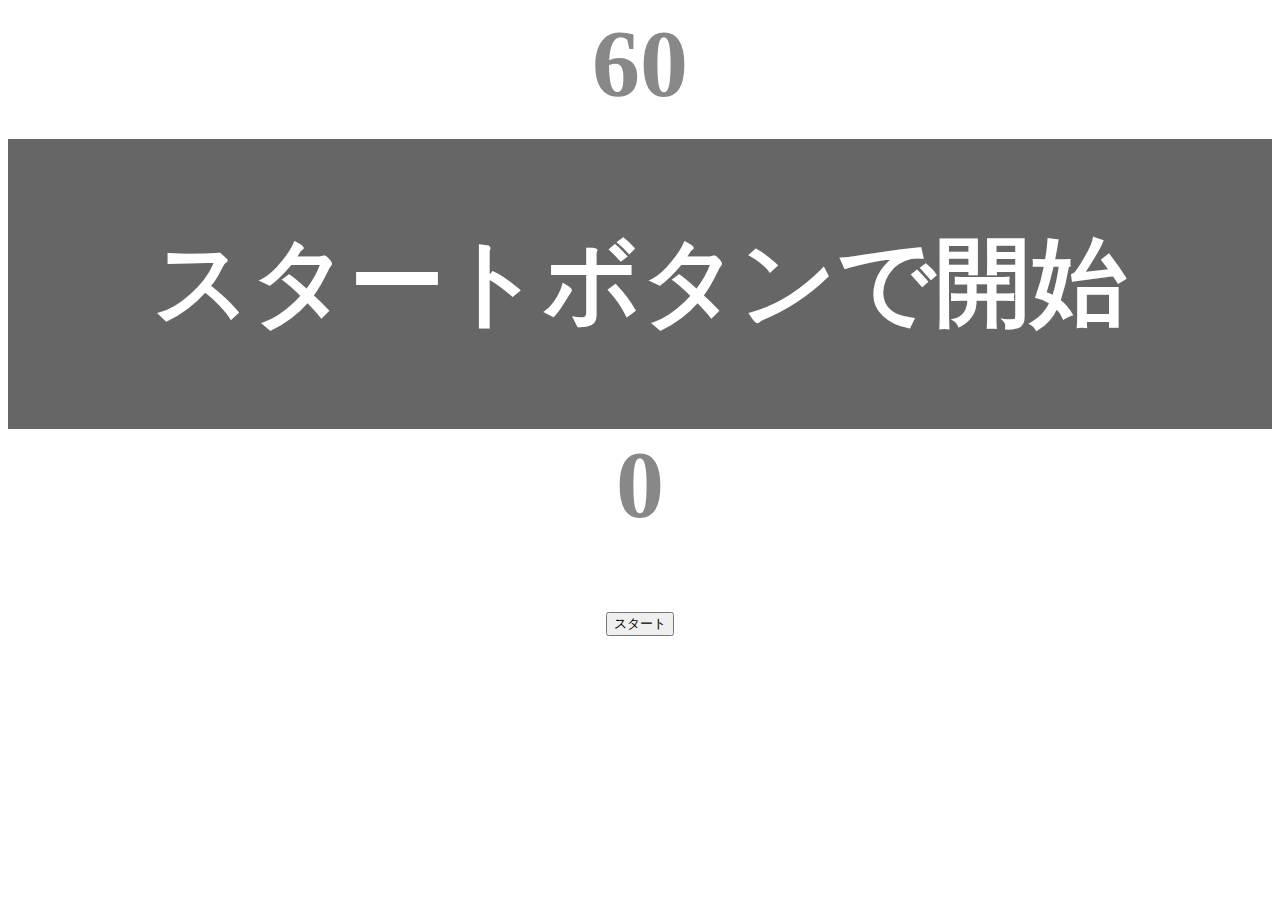
<file: kadai_001/index.html>
<!DOCTYPE html>
<html lang="ja">
  <head>
    <title>タイピングゲーム</title>
    <meta charset="UTF-8">
    <meta name="description" content="【JavaScript応用編】簡単なタイピングゲームです。">
    <meta name="viewport" content="width=device-width, initial-scale=1.0">
    <link rel="stylesheet" href="style.css">
  </head>
  <body>
    <p id="count" class="count">60</p>
    <div id="wrap" class="wrap">
      <span id="typed" class="typed"></span><span id="untyped"></span>
    </div>
    <p id="count2" class="count2">0</p>
    <button id="start">スタート</button>
    <script type="text/javascript" src="main.js"></script>
  </body>
</html>
</file>
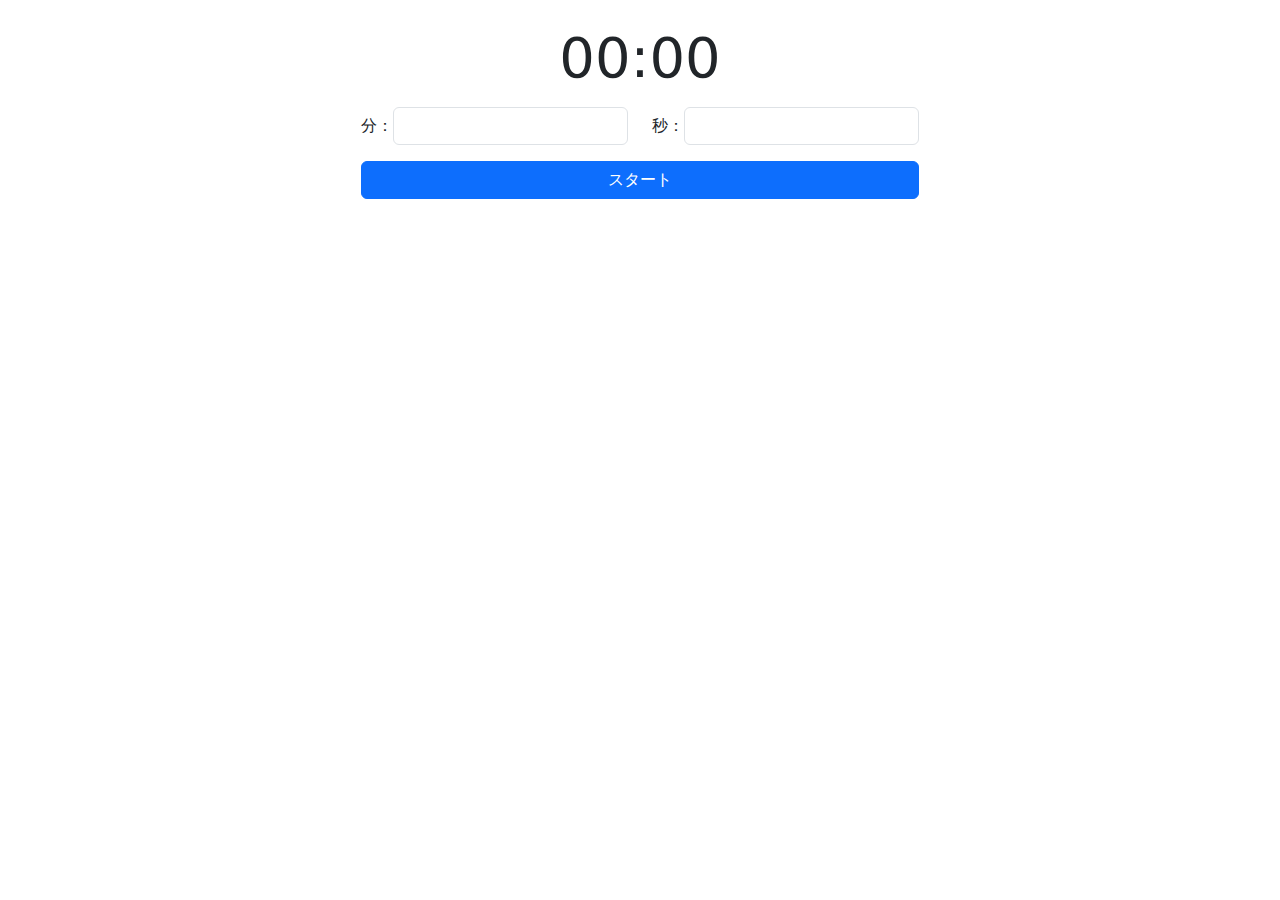
<file: kadai_debug_javascript/index.html>
<!DOCTYPE html>
<html lang="ja">

<head>
    <meta charset="UTF-8">
    <meta name="viewport" content="width=device-width, initial-scale=1.0">
    <title>タイマーアプリ</title>
    <link rel="stylesheet" href="https://cdn.jsdelivr.net/npm/bootstrap@5.3.0/dist/css/bootstrap.min.css">
    <style>
        .hidden {
            display: none;
        }
    </style>
</head>

<body class="container my-4 d-flex justify-content-center">
    <div class="text-center col-12 col-md-6">

        <!-- タイマー表示部分 -->
        <div>
            <span id="timer" class="display-4">00:00</span>
        </div>

        <!-- 入力フォーム -->
        <div id="inputForm" class="mt-3 hidden">
            <div class="row justify-content-center">
                <div class="col-6 d-flex align-items-center">
                    分：<input type="number" id="minutes" class="form-control" oninput="updateTimer()" min="0">
                </div>
                <div class="col-6 d-flex align-items-center">
                    秒：<input type="number" id="seconds" class="form-control" oninput="updateTimer()" min="0">
                </div>
            </div>
            <!-- エラーメッセージ -->
            <span id="error" class="hidden text-danger"></span>
        </div>

        <!-- ボタン -->
        <div class="mt-3">
            <button id="start" class="btn btn-primary mb-3 hidden w-100" onclick="startCountdown()">スタート</button>
            <div class="row justify-content-center">
                <div class="col-6">
                    <button id="pause" class="btn btn-info mb-3 hidden w-100" onclick="pauseCountdown()">一時停止</button>
                    <button id="resume" class="btn btn-info mb-3 hidden w-100" onclick="resumeCountdown()">再開</button>
                </div>
                <div class="col-6">
                    <button id="reset" class="btn btn-info mb-3 hidden w-100" onclick="resetCountdown()">リセット</i></button>
                </div>
            </div>
            <button id="setTime" class="btn btn-secondary mb-3 hidden w-100" onclick="setTimeMode()">設定</button>
            <button id="alertStop" class="btn btn-danger mt-5 hidden w-100 btn-lg rounded-pill" onclick="stopAlert()">アラート停止</button>
        </div>
    </div>

    <script>
        let countdownInterval;
        let alertInterval;
        let isPaused;

        // 入力フォームの値をタイマーに表示する関数
        function updateTimer() {
            let minutes = document.getElementById('minutes').value || 0;
            let seconds = document.getElementById('seconds').value || 0;

            // 入力フォームの値をチェック
            if (minutes < 0 || seconds < 0) {
                document.getElementById('error').innerText = "マイナスは入力できません";
                document.getElementById('error').classList.remove('hidden');
                return;
            }

            document.getElementById('error').classList.add('hidden');
            document.getElementById('timer').innerText = `${String(minutes).padStart(2, '0')}:${String(seconds).padStart(2, '0')}`;
        }

        // カウントダウンを開始する関数
        function startCountdown() {
            let minutes = document.getElementById('minutes').value || 0;
            let seconds = document.getElementById('seconds').value || 0;
            let timeLeft = (minutes * 60) + parseInt(seconds);
            setMode("progress");
            countdownInterval = setInterval(() => {
                if(!isPaused) {
                    timeLeft--;
                    if(timeLeft < 0) {
                        clearInterval(countdownInterval);
                        startAlert();
                    } else {
                        let m = Math.floor(timeLeft / 60);
                        let s = timeLeft % 60;
                        document.getElementById('timer').innerText = `${String(m).padStart(2, '0')}:${String(s).padStart(2, '0')}`;
                    }
                }
            }, 1000);
        }
        
        // カウントダウンを一時停止する関数
        function pauseCountdown() {
            isPaused = true;
            setMode("paused");
        }

        // カウントダウンを再開する関数
        function resumeCountdown() {
            isPaused = false;
            setMode("progress");
        }

        // カウントダウンをリセットする関数
        function resetCountdown() {
            clearInterval(countdownInterval);
            updateTimer();
            isPaused = false;
            setMode("restart"); 
        }

        // 時間設定モードに変更する関数
        function setTimeMode() {
            clearInterval(countdownInterval);
            isPaused = false;
            setMode("setting");
        }

        // アラートを開始する関数
        function startAlert() {
            alertInterval = setInterval(() => {
                document.body.style.backgroundColor = document.body.style.backgroundColor === 'red' ? 'white' : 'red';
            }, 1000);
            document.getElementById('alertStop').classList.remove('hidden')
            
        }

        // アラートを停止する関数
        function stopAlert() {
            clearInterval(alertInterval);
            document.body.style.backgroundColor = 'white';
            document.getElementById('alertStop').classList.add('hidden')
        }

        // HTML要素の表示を制御する関数
        function setMode(mode) {
            const modes = {
                setting: ["start", "inputForm"],
                progress: ["pause", "reset", "setTime"],
                paused: ["resume", "reset", "setTime"],
                restart: ["start", "setTime"],
            };

            // すべてのボタンと入力フォームを非表示にする
            const elements = document.querySelectorAll('#inputForm, #start, #pause, #resume, #reset, #setTime');
            elements.forEach(elem => elem.classList.add('hidden'));

            // 指定されたモードの要素だけを表示する
            const ids = modes[mode];
            ids.forEach(id => document.getElementById(id).classList.remove('hidden'));
        }

        // 初期状態をセット
        setMode("setting");
    </script>
</body>
</html>
</file>
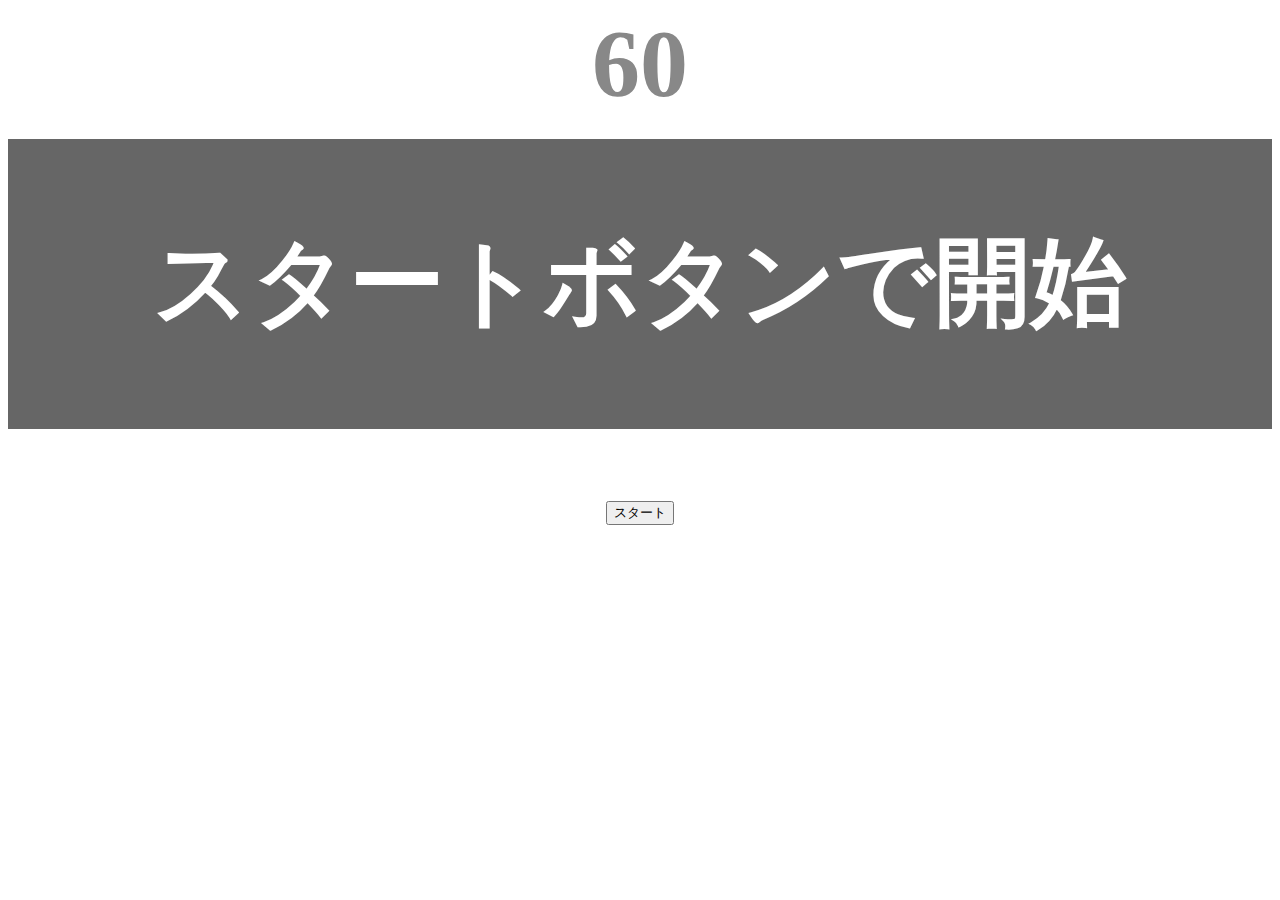
<file: kadai_tutorial_output/index.html>
<!DOCTYPE html>
<html lang="ja">
  <head>
    <title>タイピングゲーム</title>
    <meta charset="UTF-8">
    <meta name="description" content="【JavaScript応用編】簡単なタイピングゲームです。">
    <meta name="viewport" content="width=device-width, initial-scale=1.0">
    <link rel="stylesheet" href="style.css">
  </head>
  <body>
    <p id="count" class="count">60</p>
    <div id="wrap" class="wrap">
      <span id="typed" class="typed"></span><span id="untyped"></span>
    </div>
    <button id="start">スタート</button>
    <script type="text/javascript" src="main.js"></script>
  </body>
</html>
</file>
<file: kadai_001/style.css>
/*タイピングゲーム全体*/
body {
  font-size: 6em;
  text-align: center;
}

/*ゲームの残り秒数が表示されるタイマーの領域*/
.count {
  margin: 0;
  font-weight: bold;
  color: #888;
}

/*テキストが表示される領域*/
.wrap {
  margin-top: 20px;
  padding: 80px 40px;
  background-color: #666;
  font-weight: bold;
  color: #fff;
}

/*正しくタイプされた場合のテキスト*/
.typed {
  color: lightgreen;
}

/*ミスタイプの場合の背景*/
.mistyped {
  background-color: red;
}

/*ゲームのタイプ数が表示される領域*/
.count2 {
  margin: 0;
  font-weight: bold;
  color: #888;
}
</file>
<file: kadai_tutorial_output/style.css>
/*タイピングゲーム全体*/
body {
  font-size: 6em;
  text-align: center;
}

/*ゲームの残り秒数が表示されるタイマーの領域*/
.count {
  margin: 0;
  font-weight: bold;
  color: #888;
}

/*テキストが表示される領域*/
.wrap {
  margin-top: 20px;
  padding: 80px 40px;
  background-color: #666;
  font-weight: bold;
  color: #fff;
}

/*正しくタイプされた場合のテキスト*/
.typed {
  color: lightgreen;
}

/*ミスタイプの場合の背景*/
.mistyped {
  background-color: red;
}
</file>
